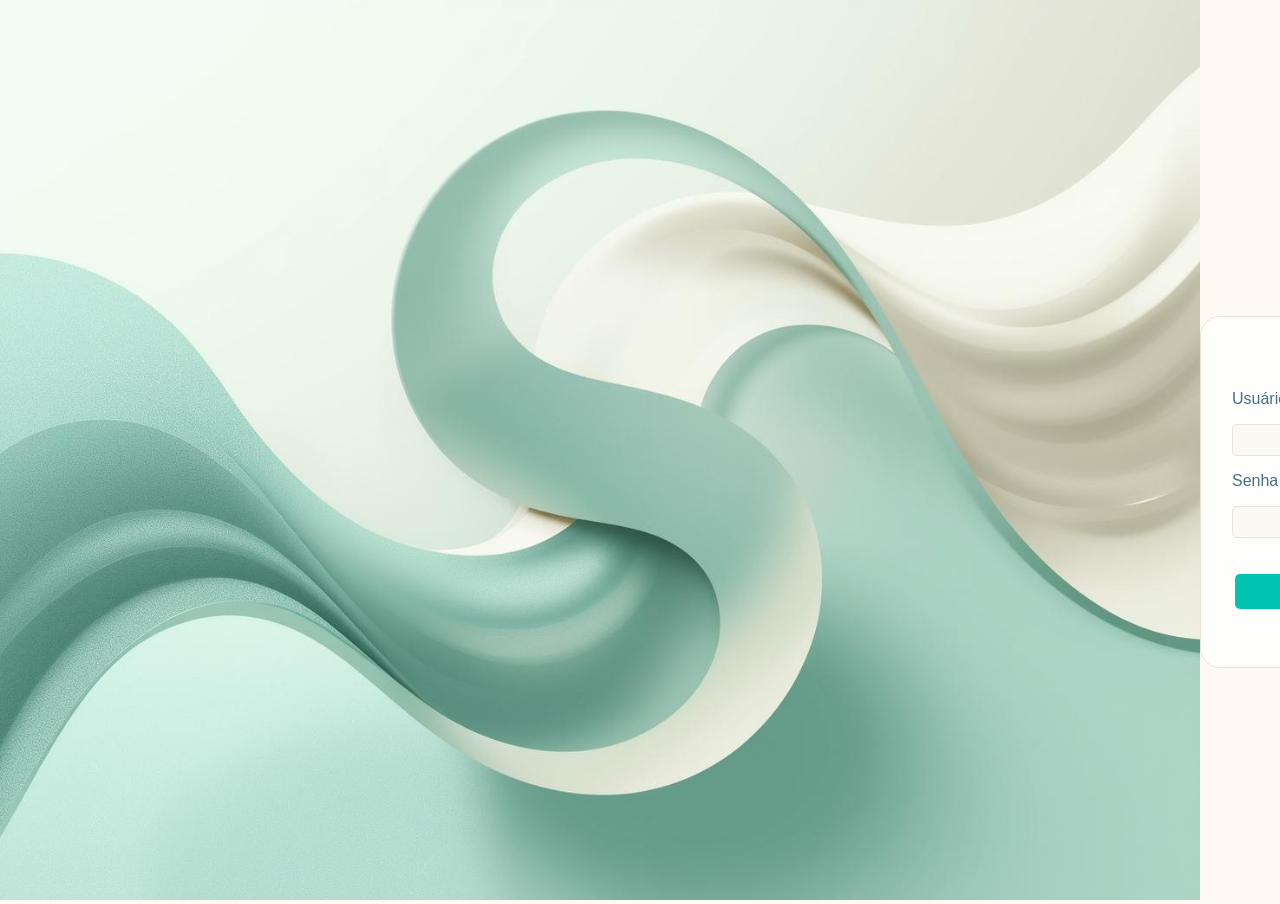
<file: index.html>
<!DOCTYPE html>
<html lang="pt-br">

<head>
    <meta charset="UTF-8">
    <meta name="viewport" content="width=device-width, initial-scale=1.0">
    <title>EduPsico</title>
    <link rel="stylesheet" href="css/style.css">
</head>

<body>
    <div class="layout">
        <div id="logimg">
            <img src="imagens/Login.png" alt="">
        </div>

        <div id="logmodal">
            <h1>Bem Vindo!</h1>
            <aside id="cx">
                <div class="input">
                    <p>Usuário</p>
                    <input type="text">
                </div>

                <div class="input">
                    <p>Senha</p>
                    <input type="password">
                </div><br><br>
                <a href="pages/dashboard.html"><button id="btEntrar">Entrar</button></a>

            </aside>
        </div>
    </div>
</body>

</html>
</file>
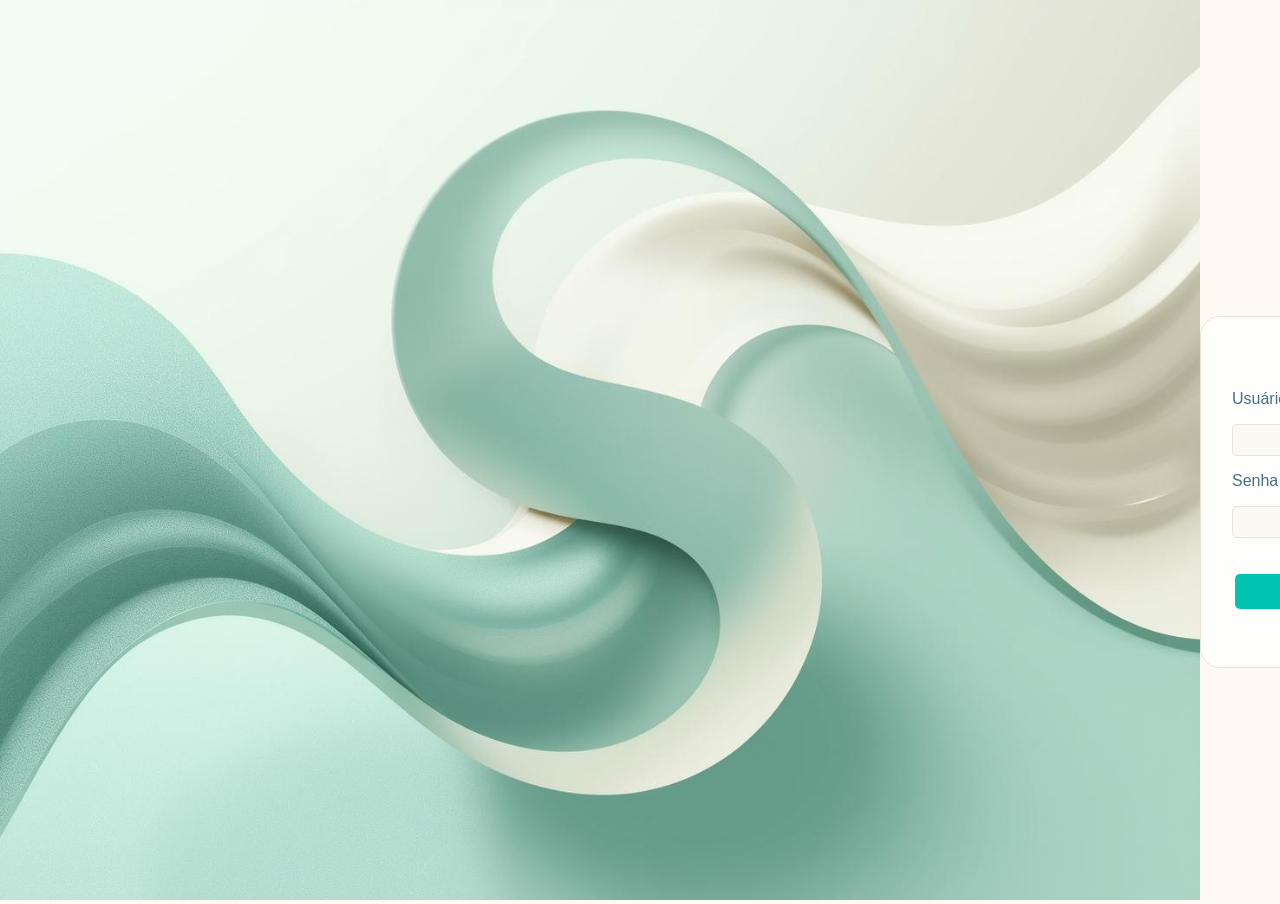
<file: pages/index.html>
<!DOCTYPE html>
<html lang="pt-br">

<head>
    <meta charset="UTF-8">
    <meta name="viewport" content="width=device-width, initial-scale=1.0">
    <title>EduPsico</title>
    <link rel="stylesheet" href="/css/style.css">
</head>

<body>
    <div class="layout">
        <div id="logimg">
            <img src="/imagens/Login.png" alt="">
        </div>

        <div id="logmodal">
            <h1>Bem Vindo!</h1>
            <aside id="cx">
                <div class="input">
                    <p>Usuário</p>
                    <input type="text">
                </div>

                <div class="input">
                    <p>Senha</p>
                    <input type="password">
                </div><br><br>
                <a href="/pages/dashboard.html"><button id="btEntrar">Entrar</button></a>

            </aside>
        </div>
    </div>
</body>

</html>
</file>
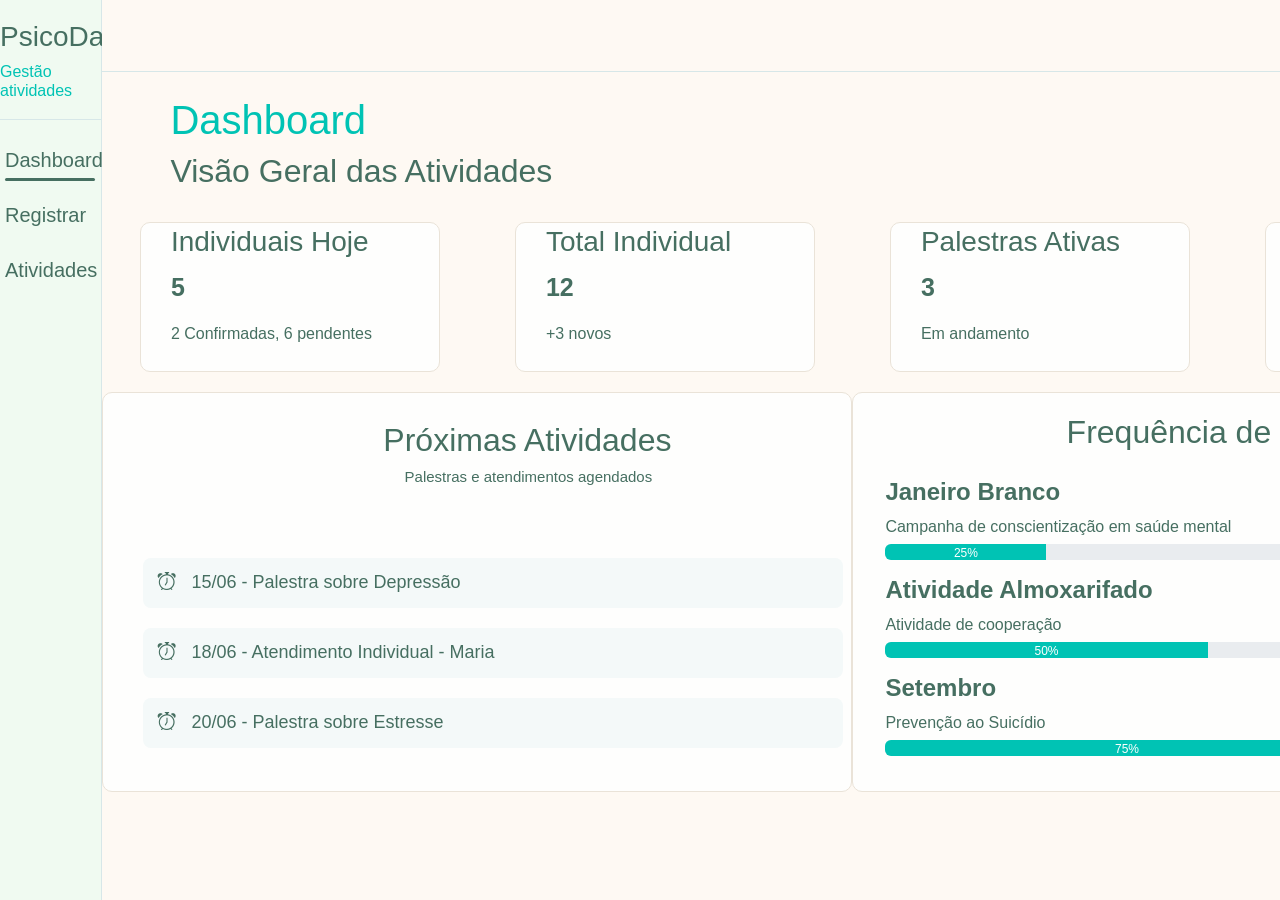
<file: dashboard.html>
<!DOCTYPE html>
<html lang="pt-br">

<head>
    <meta charset="UTF-8">
    <meta name="viewport" content="width=device-width, initial-scale=1.0">
    <title>Dashboard</title>
    <link rel="stylesheet" href="css/dash.css">
    <link rel="stylesheet" href="https://cdn.jsdelivr.net/npm/bootstrap@5.3.0/dist/css/bootstrap.min.css">
    <link rel="stylesheet" href="https://cdn.jsdelivr.net/npm/bootstrap-icons@1.10.5/font/bootstrap-icons.css">
</head>

<body>
    <section id="lateral">
        <div id="title">
            <h1>PsicoDash</h1>
            <h6>Gestão atividades</h6>
        </div>
        <a href="" class="ativado deco">Dashboard</a>
        <a href="pages/registrar.html" class="animacao deco">Registrar</a>
        <a href="" class="animacao deco">Atividades</a>






    </section>
    <aside id="cabecao"></aside>
    <section id="dash">
        <br>
        <h1>Dashboard</h1>
        <h2>Visão Geral das Atividades</h2>
        <br>
        <section id="resumo">
            <div class="infodash">
                <div class="conte">
                    <h3>Individuais Hoje</h3>
                    <p>5</p>
                    <h6>2 Confirmadas, 6 pendentes</h6>
                </div>
            </div>

            <div class="infodash">
                <div class="conte">
                    <h3>Total Individual</h3>
                    <p>12</p>
                    <h6>+3 novos</h6>
                </div>
            </div>

            <div class="infodash">
                <div class="conte">
                    <h3>Palestras Ativas</h3>
                    <p>3</p>
                    <h6>Em andamento</h6>
                </div>
            </div>

            <div class="infodash">
                <div class="conte">
                    <h3>Atividades do mês</h3>
                    <p>32</p>
                    <h6>Atendimentos Realizados</h6>
                </div>
            </div>
        </section>

        <section id="graficos">
            <div class="grafico">
                <ul id="Tgraf">
                    <h2>Próximas Atividades</h2>
                    <h4>Palestras e atendimentos agendados</h4>
                </ul>
                <div id="contgrafico">
                    <ul>
                        <li class="contgraf"><i class="bi bi-alarm"></i>15/06 - Palestra sobre Depressão</li>
                        <li class="contgraf"><i class="bi bi-alarm"></i>18/06 - Atendimento Individual - Maria</li>
                        <li class="contgraf"><i class="bi bi-alarm"></i>20/06 - Palestra sobre Estresse</li>
                    </ul>
                </div>
            </div>
            <div class="grafico">
                <h2>Frequência de Participação</h2>

                <div>
                    <ul class="fbloco">
                        <h4>Janeiro Branco</h4>
                        <h6>Campanha de conscientização em saúde mental</h6>
                        <div class="progress" role="progressbar" aria-label="Example with label" aria-valuenow="25"
                            aria-valuemin="0" aria-valuemax="100">
                            <div class="barra" style="width: 25%">25%</div>
                        </div>
                    </ul>

                    <ul class="fbloco">
                        <h4>Atividade Almoxarifado</h4>
                        <h6>Atividade de cooperação</h6>
                        <div class="progress" role="progressbar" aria-label="Example with label" aria-valuenow="25"
                            aria-valuemin="0" aria-valuemax="100">
                            <div class="barra" style="width: 50%">50%</div>
                        </div>
                    </ul>

                    <ul class="fbloco">
                        <h4>Setembro</h4>
                        <h6>Prevenção ao Suicídio</h6>
                        <div class="progress" role="progressbar" aria-label="Example with label" aria-valuenow="25"
                            aria-valuemin="0" aria-valuemax="100">
                            <div class="barra" style="width: 75%">75%</div>
                        </div>
                    </ul>
                </div>
            </div>
        </section>
    </section>
</body>

</html>
</file>
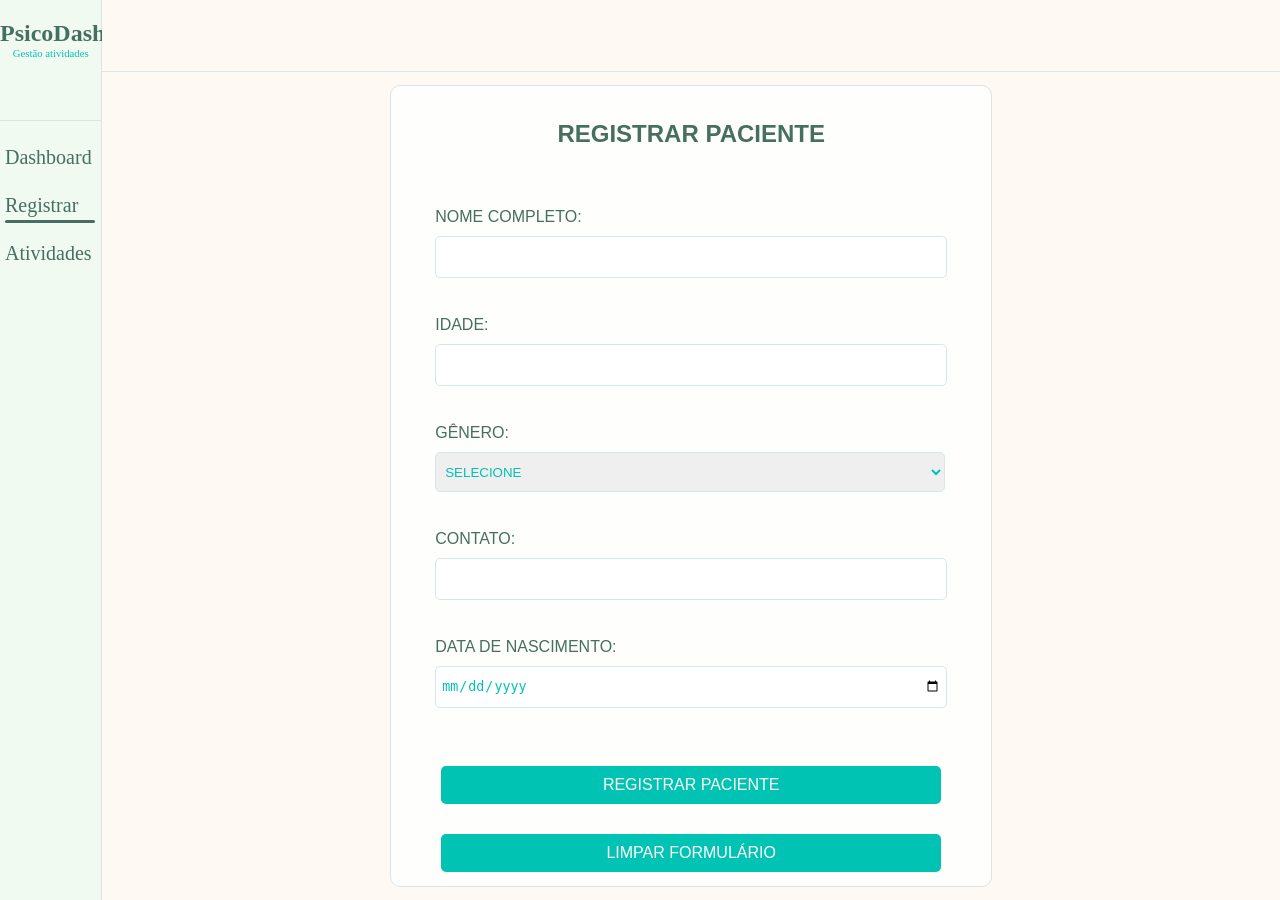
<file: Paciente.html>
<!DOCTYPE html>
<html lang="pt-br">

<head>
    <meta charset="UTF-8">
    <meta name="viewport" content="width=device-width, initial-scale=1.0">
    <title>Paciente</title>
    <link rel="stylesheet" href="css/paci.css">
    <link rel="stylesheet" href="https://cdn.jsdelivr.net/npm/bootstrap-icons@1.13.1/font/bootstrap-icons.min.css">
</head>

<body>
    <section id="lateral">
        <div id="title">
            <h1>PsicoDash</h1>
            <h6>Gestão atividades</h6>
        </div>

        <a href="pages/dashboard.html" class="animacao">Dashboard</a>
        <a href="" class="ativado">Registrar</a>
        <a href="" class="animacao">Atividades</a>






    </section>
    <aside id="cabecao"></aside>
    <section id="dash">
        <div id="formulario">
            <h2>REGISTRAR PACIENTE</h2>
            <form class="grade" id="grade">
                <label for="nome">NOME COMPLETO:</label>
                <input type="text" id="nome" name="nome" required><br>

                <label for="idade">IDADE:</label>
                <input type="text" id="idade" name="idade" required><br>

                <label for="genero">GÊNERO:</label>
                <select id="genero" name="genero" required>
                    <option value="">SELECIONE</option>
                    <option value="masculino">MASCULINO</option>
                    <option value="feminino">FEMININO</option>
                    <option value="outro">OUTRO</option>
                </select><br>

                <label for="contato">CONTATO:</label>
                <input type="tel" id="contato" name="contato" required><br>

                <label for="historico">DATA DE NASCIMENTO:</label>
                <input type="date" id="dtnascimento" name="nascimento"></input><br>

                <button type="submit" class="btn">REGISTRAR PACIENTE</button>
                <button type="reset" class="btn">LIMPAR FORMULÁRIO</button>
            </form>
        </div>
    </section>
</body>

</html>
</file>
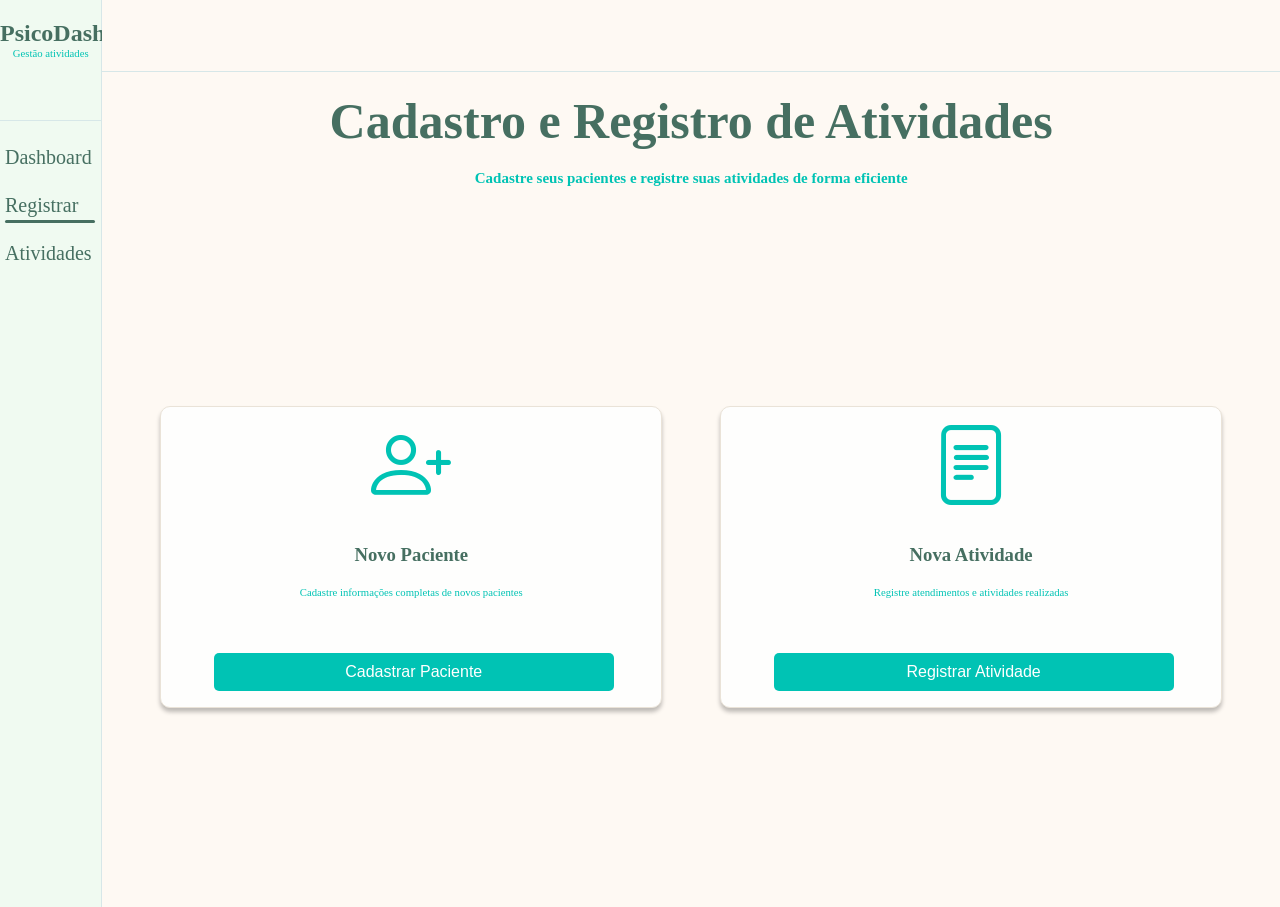
<file: registrar.html>
<!DOCTYPE html>
<html lang="pt-br">

<head>
    <meta charset="UTF-8">
    <meta name="viewport" content="width=device-width, initial-scale=1.0">
    <title>Registrar</title>
    <link rel="stylesheet" href="css/reg.css">
    <link rel="stylesheet" href="https://cdn.jsdelivr.net/npm/bootstrap-icons@1.13.1/font/bootstrap-icons.min.css">
</head>

<body>
    <section id="lateral">
        <div id="title">
            <h1>PsicoDash</h1>
            <h6>Gestão atividades</h6>
        </div>

        <a href="pages/dashboard.html" class="animacao">Dashboard</a>
        <a href="" class="ativado">Registrar</a>
        <a href="" class="animacao">Atividades</a>






    </section>
    <aside id="cabecao"></aside>
    <section id="dash">
        <h1>Cadastro e Registro de Atividades</h1>
        <h5>Cadastre seus pacientes e registre suas atividades de forma eficiente</h5>

        <section id="Cxs">
            <div class="cad">
                <div class="icon"><i class="bi bi-person-plus"></i></div>
                <h3>Novo Paciente</h3>
                <h6>Cadastre informações completas de novos pacientes</h6>
                <a href="Paciente.html"><button class="btn">Cadastrar Paciente</button></a>
            </div>

            <div class="cad">
                <div class="icon"><i class="bi bi-file-text"></i></div>
                    <h3>Nova Atividade</h3>
                    <h6>Registre atendimentos e atividades realizadas</h6>
                <a href="atividade.html"><button class="btn">Registrar Atividade</button></a>
            </div>
        </section>
    </section>
</body>

</html>
</file>
<file: css/style.css>
body{
    background-color: #FEF9F3;
    margin: 0 auto;
}

.layout{
    display: grid;
    grid-template-columns: 1fr 1fr;
}

#logmodal{
    display: flex;
    flex-direction: column;
    justify-content: center;
    align-items: center;
    border: #EAE3D8;
    font-family: Arial, Helvetica, sans-serif;
}

#logimg img{
    width: 1200px;
    height: 100vh;
}

#cx{
    background-color: #FEFEFD;
    height: 350px;
    width: 368px;
    border-radius: 20px;
    border: solid 1px #EAE3D8;
    display: flex;
    align-items: center;
    flex-direction: column;
    justify-content: center;
}

#btEntrar{
    width: 300px;
    height: 35px;
    background-color: #00C3B4;
    color: #FEF9F3;
    border: none;
    border-radius: 5px;
}

input{
    width: 300px;
    height: 28px;
    background-color: #FBF9F4;
    border: solid 1px #EAE3D8;
    border-radius: 5px;
}

div h1{
    color: #437181;
}

.input{
    color: #437181;
}
</file>
<file: css/dash.css>
*{
    margin: 0;
    padding: 0;
    font-family: Arial, Helvetica, sans-serif;
}
body{
    margin: 0 auto;
    background-color: #FEF9F3;
    display: grid;
    width: 100%;
    height: 100vh;
    grid-template-columns: 8% 92%;
    grid-template-rows: 8% 92%;
    grid-template-areas: 
    "aside cabecao cabecao"
    "aside caixa caixa"
    "aside caixa caixa";
}

#lateral{
    background-color: #F0FAF1 ;
    grid-area: aside;
    size: 10px;
    border-right: solid 1px #D7E7E8;
    display: flex;
    flex-direction: column;
}

#cabecao{
    background-color: #FEF9F3;
    grid-area: cabecao;
    border-bottom: solid 1px #D7E7E8 ;
}

#dash{
    background-color: #FEF9F3;
    grid-area: caixa;
}
.deco{
    margin-top: 25px;
    text-decoration: none;
    color: #466F61;
    font-size: 20px;
    margin-left: 5px;
    position: relative;
}

#title{
    border-bottom: solid 1px #D7E7E8;
    color: #466F61;
    height: 120px;
}

#title h1{
    margin-top: 20px;
    font-size: 28px;
}
#title h6{
    color: #00C3B4;
}

/* Animacao */
.animacao::after {
    content: '';
    position: absolute;
    left: 0;
    bottom: -6px;
    width: 90px;
    height: 3px;
    background: #466F61;
    border-radius: 5px;
    transform: scaleX(0);
    transition: transform .4s;
    transform-origin: right;
}

.animacao:hover::after{
    transform-origin: left;
    transform: scaleX(1);
}

.ativado::after {
    content: '';
    position: absolute;
    left: 0;
    bottom: -6px;
    width: 90px;
    height: 3px;
    background: #466F61;
    border-radius: 5px;
}

/* Dashboard */
.infodash{
    width: 300px;
    height: 150px;
    background-color: #FEFEFD;
    border: solid 1px #EAE3D8;
    border-radius: 10px;
    color: #466F61;
}

.conte{
    margin-left: 30px;
    height: 130px;
    display: flex;
    flex-direction: column;
    justify-content: center;
    justify-content: space-evenly;

}

.infodash p{
    font-size: 25px;
    font-weight:bolder;
}

#resumo{
    display: flex;
    flex-direction: row;
    justify-content: space-around;
}

#dash h1, h2{
    color: #00C3B4;
    margin-left: 68px;
}

#dash h2{
    color: #466F61;
    margin-left: 68px;
    font-weight: normal;
}

.grafico{
    background-color: #FEFEFD;
    border: solid 1px #EAE3D8;
    width: 750px;
    height: 400px;
    border-radius: 10px;
    display: flex;
    flex-direction: column;
    justify-content: center;
    justify-content: space-evenly;
}
.grafico h2{
    align-self: center;
}

.fbloco h6{
    color: #466F61;
}
.fbloco h4{
    color: #466F61;
    margin-bottom: 10px;
    font-weight: bold;
}

.barra{
    background-color: #00C3B4;
    color: #fff;
    text-align: center;
}

.progress{
    width: 90%;
}

#graficos{
    display: flex;
    flex-direction: row;
    justify-content: space-around;
    margin-top: 20px;
    gap: 0px;
}

#contgrafico{
    display: flex;
    flex-direction: column;
    align-items: center ;
    gap: 50px;
    justify-content: center;
}

.contgraf{
    background-color: #F4F9F9;
    color: #466F61;
    width: 700px;
    height: 50px;
    border-radius: 8px;
    display: flex;
    align-items: center;
    padding-left: 15px;
    font-size: 18px;
    gap: 15px;
    margin-top: 20px;
}
#Tgraf{
    text-align: center;
    list-style-type: none;
    color: #466F61;
}

#Tgraf h4{
    font-size: 15px;
    text-align: center;
    margin-left: 70px;
}
</file>
<file: css/paci.css>
*{
    margin: 0;
    padding: 0;
}
body{
    margin: 0 auto;
    background-color: #FEF9F3;
    display: grid;
    width: 100%;
    height: 100vh;
    grid-template-columns: 8% 92%;
    grid-template-rows: 8% 92%;
    grid-template-areas: 
    "aside cabecao cabecao"
    "aside caixa caixa"
    "aside caixa caixa";
}

#lateral{
    background-color: #F0FAF1 ;
    grid-area: aside;
    size: 10px;
    border-right: solid 1px #D7E7E8;
    display: flex;
    flex-direction: column
}

#cabecao{
    background-color: #FEF9F3;
    grid-area: cabecao;
    border-bottom: solid 1px #D7E7E8 ;
}

#dash{
    background-color: #FEF9F3;
    grid-area: caixa;
}
a{
    margin-top: 25px;
    text-decoration: none;
    color: #466F61;
    font-size: 20px;
    margin-left: 5px;
    position: relative;
}

#title{
    border-bottom: solid 1px #D7E7E8;
    color: #466F61;
    height: 120px;
}

#title h1{
    margin-top: 20px;
}
#title h6{
    color: #00C3B4;
}

/* ANIMAÇÃO TRAÇO */
.animacao::after {
    content: '';
    position: absolute;
    left: 0;
    bottom: -6px;
    width: 90px;
    height: 3px;
    background: #466F61;
    border-radius: 5px;
    transform: scaleX(0);
    transition: transform .4s;
    transform-origin: right;
}

.animacao:hover::after{
    transform-origin: left;
    transform: scaleX(1);
}

.ativado::after {
    content: '';
    position: absolute;
    left: 0;
    bottom: -6px;
    width: 90px;
    height: 3px;
    background: #466F61;
    border-radius: 5px;
}


#Cxs{
    display: flex;
    height: 700px;
    justify-content: center;
    align-items: center;
    justify-content: space-evenly;
}

.btn{
    background-color: #00C3B4;
    border: none;
    color: white;
    padding: 10px 20px;
    text-align: center;
    text-decoration: none;
    display: inline-block;
    font-size: 16px;
    border-radius: 5px;
    cursor: pointer;
    width: 400px;    
}
.btn:hover{
    background-color: #019d94;
}
.icon{
    font-size: 80px;
    color: #00C3B4;
    margin-bottom: 10px;
}

h3{
    text-align: center;
    color: #466F61;
}

h6{
    text-align: center;
    color: #00C3B4;
    font-weight: normal;
    margin-bottom: 10px;
}

#dash h1{
    margin: 20px;
    color: #466F61;
    text-align: center;
    font-size: 50px;
}
#dash h5{
    margin: 20px;
    color: #00C3B4;
    text-align: center;
    font-size: 15px;
}

#dash{
    display: flex;
    flex-direction: column;
    align-items: center;
    justify-content: center;
}

#formulario{
    display: flex;
    gap: 50px;
    flex-direction: column;
    align-items: center;
    justify-content: center;
    background-color: #FEFEFD;
    height: 800px;
    width: 600px;
    border: solid 1px #D7E7E8;
    border-radius: 10px;
}
#formulario h2{
    color: #466F61;
    font-family:'Gill Sans', 'Gill Sans MT', Calibri, 'Trebuchet MS', sans-serif;
    margin-top: 20px;
    margin-bottom: 10px;
}

.grade{
    display: flex;
    flex-direction: column;
    justify-content: wrap;
    gap: 10px;
}

#grade input{
    width: 500px;
    height: 30px;
    border-radius: 5px;
    border: 1px solid #D7E7E8;
    padding: 5px;
    color: #00C3B4;
}

#grade label{
    color: #466F61;
    font-weight: semi-bold;
    font-family:'Gill Sans', 'Gill Sans MT', Calibri, 'Trebuchet MS', sans-serif;
}
#grade select{
    color: #00C3B4;
    width: 510px;
    height: 40px;
    border-radius: 5px;
    border: 1px solid #D7E7E8;
    padding: 5px;
}

#grade button{
    margin-top: 20px;
    width: 500px;
    align-self: center;
}
</file>
<file: css/reg.css>
*{
    margin: 0;
    padding: 0;
}
body{
    margin: 0 auto;
    background-color: #FEF9F3;
    display: grid;
    width: 100%;
    height: 100vh;
    grid-template-columns: 8% 92%;
    grid-template-rows: 8% 92%;
    grid-template-areas: 
    "aside cabecao cabecao"
    "aside caixa caixa"
    "aside caixa caixa";
}

#lateral{
    background-color: #F0FAF1 ;
    grid-area: aside;
    size: 10px;
    border-right: solid 1px #D7E7E8;
    display: flex;
    flex-direction: column
}

#cabecao{
    background-color: #FEF9F3;
    grid-area: cabecao;
    border-bottom: solid 1px #D7E7E8 ;
}

#dash{
    background-color: #FEF9F3;
    grid-area: caixa;
}
a{
    margin-top: 25px;
    text-decoration: none;
    color: #466F61;
    font-size: 20px;
    margin-left: 5px;
    position: relative;
}

#title{
    border-bottom: solid 1px #D7E7E8;
    color: #466F61;
    height: 120px;
}

#title h1{
    margin-top: 20px;
}
#title h6{
    color: #00C3B4;
}

/* ANIMAÇÃO TRAÇO */
.animacao::after {
    content: '';
    position: absolute;
    left: 0;
    bottom: -6px;
    width: 90px;
    height: 3px;
    background: #466F61;
    border-radius: 5px;
    transform: scaleX(0);
    transition: transform .4s;
    transform-origin: right;
}

.animacao:hover::after{
    transform-origin: left;
    transform: scaleX(1);
}

.ativado::after {
    content: '';
    position: absolute;
    left: 0;
    bottom: -6px;
    width: 90px;
    height: 3px;
    background: #466F61;
    border-radius: 5px;
}

.cad{
    background-color: #FEFEFD;
    border: solid 1px #EAE3D8;
    width: 500px;
    height: 300px;
    border-radius: 10px;
    box-shadow: 0px 4px 4px rgba(0, 0   , 0, 0.25);
    display: flex;;
    flex-direction: column;
    justify-content: center;
    gap: 20px;
    align-items: center;
}

#Cxs{
    display: flex;
    height: 700px;
    justify-content: center;
    align-items: center;
    justify-content: space-evenly;
}

.btn{
    background-color: #00C3B4;
    border: none;
    color: white;
    padding: 10px 20px;
    text-align: center;
    text-decoration: none;
    display: inline-block;
    font-size: 16px;
    border-radius: 5px;
    cursor: pointer;
    width: 400px;    
}
.btn:hover{
    background-color: #019d94;
}
.icon{
    font-size: 80px;
    color: #00C3B4;
    margin-bottom: 10px;
}

h3{
    text-align: center;
    color: #466F61;
}

h6{
    text-align: center;
    color: #00C3B4;
    font-weight: normal;
    margin-bottom: 10px;
}

#dash h1{
    margin: 20px;
    color: #466F61;
    text-align: center;
    font-size: 50px;
}
#dash h5{
    margin: 20px;
    color: #00C3B4;
    text-align: center;
    font-size: 15px;
}
</file>
